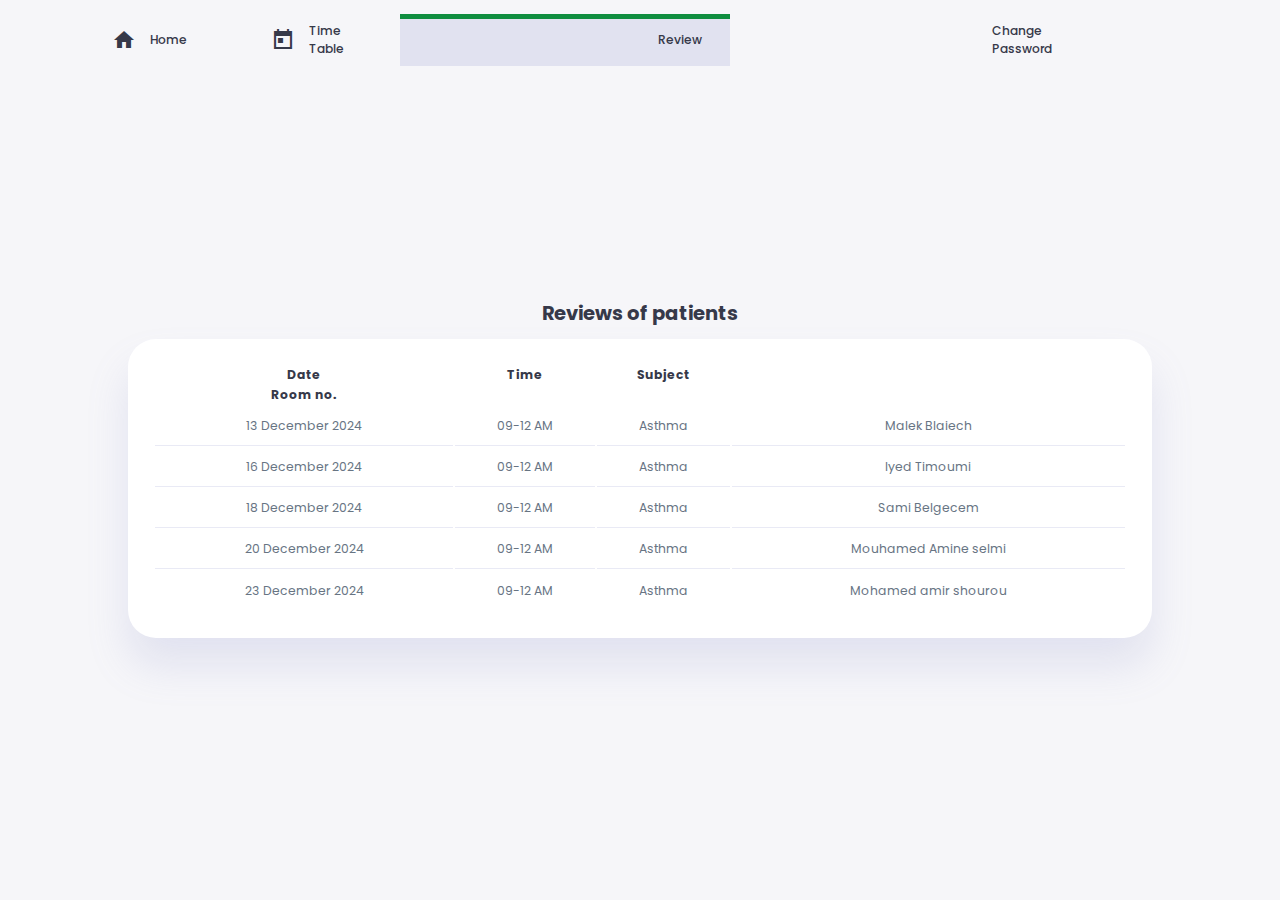
<file: health/exam.html>
<!DOCTYPE html>
<html lang="en">
<head>
    <meta charset="UTF-8">
    <meta http-equiv="X-UA-Compatible" content="IE=edge">
    <meta name="viewport" content="width=device-width, initial-scale=1.0">
    <title>Student Dashboard</title>
    <link href="https://fonts.googleapis.com/icon?family=Material+Icons+Sharp" rel="stylesheet">
    <link rel="shortcut icon" href="./images/logo.png">
    <link rel="stylesheet" href="style.css">

    <style>
        body { overflow: hidden; }
        header { 
            position: relative; 
            display: flex; 
            align-items: center; 
            justify-content: space-between; 
            padding: 1rem; 
        }
        .logo img {
            height: 50px;
        }
        .exam {
            display: flex;
            align-items: center;
            justify-content: center;
            flex-direction: column;
            height: 80vh;
            width: 80%;
            margin: auto;
        }
    </style>
</head>
<body>
    <header>
        <div class="images">
            <img src="pha.png" alt="Logo">
        </div>
        <div class="navbar">
            <a href="index.html">
                <span class="material-icons-sharp">home</span>
                <h3>Home</h3>
            </a>
            <a href="timetable.html" onclick="timeTableAll()">
                <span class="material-icons-sharp">today</span>
                <h3>Time Table</h3>
            </a> 
            <a href="exam.html" class="active">
                <span class="material-icons-sharp">grid_view</span>
                <h3>Review</h3>
            </a>
            <a href="password.html">
                <span class="material-icons-sharp">password</span>
                <h3>Change Password</h3>
            </a>
            <a href="#">
                <span class="material-icons-sharp">logout</span>
                <h3>Logout</h3>
            </a>
        </div>
        <div id="profile-btn" style="display: none;">
            <span class="material-icons-sharp">person</span>
        </div>
        <div class="theme-toggler">
            <span class="material-icons-sharp active">light_mode</span>
            <span class="material-icons-sharp">dark_mode</span>
        </div>
    </header>

    <main>
        <div class="exam timetable">
            <h2>Reviews of patients</h2>
            <table>
                <thead>
                    <tr>
                        <th>Date</th>
                        <th>Time</th>
                        <th>Subject</th>
                    </tr>

                        <th>Room no.</th>
                    </tr>
                </thead>
                <tbody>
                    <tr>
                        <td>13 December 2024</td>
                        <td>09-12 AM</td>
                        <td>Asthma</td>
                        <td>Malek Blaiech</td>
                    </tr>
                    <tr>
                        <td>16 December 2024</td>
                        <td>09-12 AM</td>
                        <td>Asthma</td>
                        <td>Iyed Timoumi</td>
                    </tr>
                    <tr>
                        <td>18 December 2024</td>
                        <td>09-12 AM</td>
                        <td>Asthma</td>
                        <td>Sami Belgecem</td>
                    </tr>
                    <tr>
                        <td>20 December 2024</td>
                        <td>09-12 AM</td>
                        <td>Asthma</td>
                        <td>Mouhamed Amine selmi</td>
                    </tr>
                    <tr>
                        <td>23 December 2024</td>
                        <td>09-12 AM</td>
                        <td>Asthma</td>
                        <td>Mohamed amir shourou</td>
                    </tr>
                </tbody>
            </table>
        </div>
    </main>
</body>

<script src="app.js"></script>
</html>
</file>
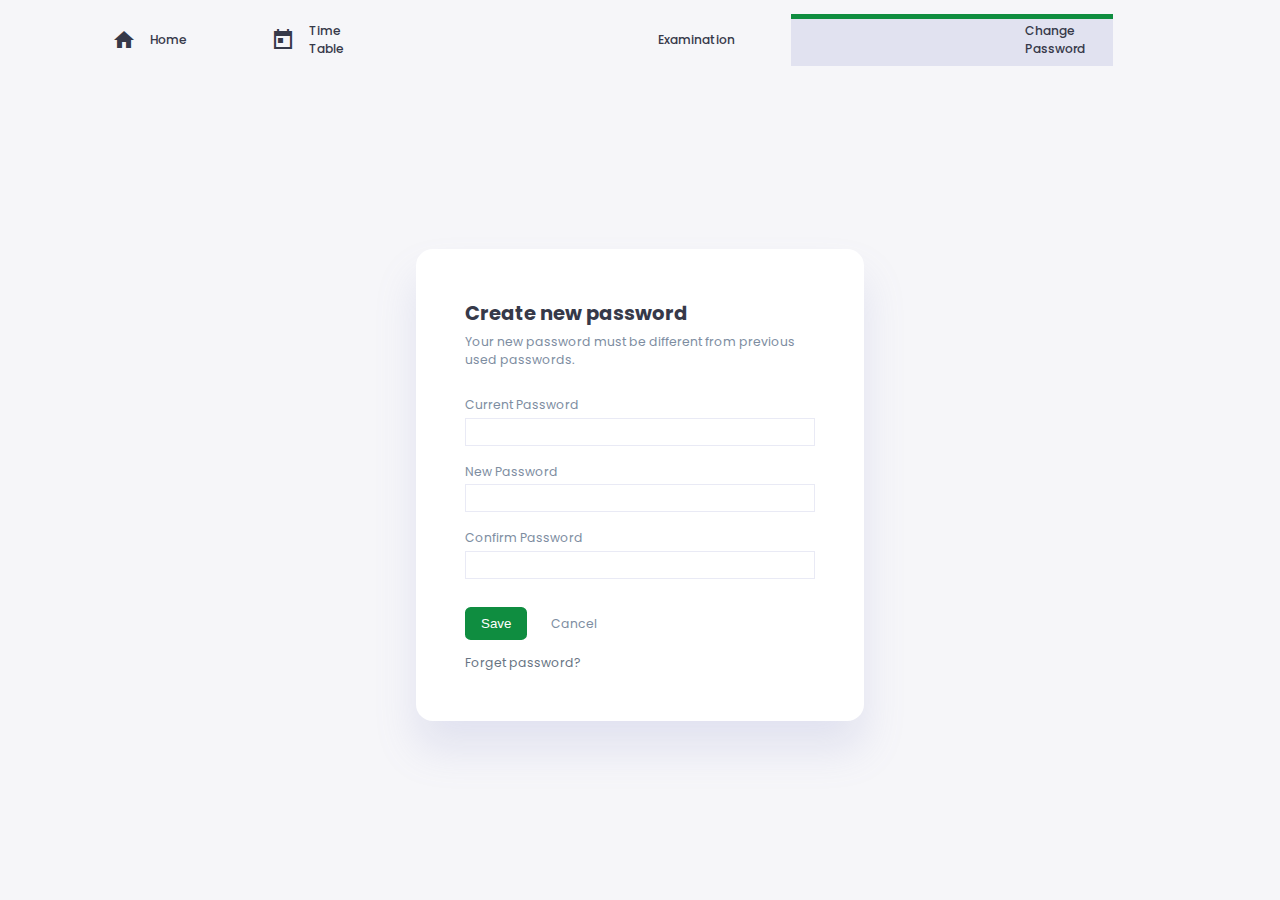
<file: health/password.html>
<!DOCTYPE html>
<html lang="en">
<head>
    <meta charset="UTF-8">
    <meta http-equiv="X-UA-Compatible" content="IE=edge">
    <meta name="viewport" content="width=device-width, initial-scale=1.0">
    <title>Student Dashboard</title>
    <link href="https://fonts.googleapis.com/icon?family=Material+Icons+Sharp" rel="stylesheet">
    <link rel="shortcut icon" href="./images/logo.png">
    <link rel="stylesheet" href="style.css">

    <style>
        header {
            position: relative;
            display: flex;
            align-items: center;
            justify-content: space-between;
            padding: 1rem;
        }
        .logo img {
            height: 50px; /* Adjust the height as needed */
        }
        .change-password-container {
            display: flex;
            align-items: center;
            justify-content: center;
            width: 100%;
            height: 90vh;
        }
        .change-password-container form {
            display: flex;
            flex-direction: column;
            justify-content: center;
            border-radius: var(--border-radius-2);
            padding: 3.5rem;
            background-color: var(--color-white);
            box-shadow: var(--box-shadow);
            width: 95%;
            max-width: 32rem;
        }
        .change-password-container form:hover { 
            box-shadow: none; 
        }
        .change-password-container form input[type=password] {
            border: none;
            outline: none;
            border: 1px solid var(--color-light);
            background: transparent;
            height: 2rem;
            width: 100%;
            padding: 0 .5rem;
        }
        .change-password-container form .box {
            padding: .5rem 0;
        }
        .change-password-container form .box p {
            line-height: 2;
        }
        .change-password-container form h2 + p {
            margin: .4rem 0 1.2rem 0;
        } 
        .btn {
            background: none;
            border: none;
            border: 2px solid var(--color-primary) !important;
            border-radius: var(--border-radius-1);
            padding: .5rem 1rem;
            color: var(--color-white);
            background-color: var(--color-primary);
            cursor: pointer;
            margin: 1rem 1.5rem 1rem 0;
            margin-top: 1.5rem;
        }
        .btn:hover {
            color: var(--color-primary);
            background-color: transparent;
        }
    </style>
</head>
<body>
    <header>
        <div class="images">
            <img src="pha.png" alt="Logo">
        </div>
        <div class="navbar">
            <a href="index.html">
                <span class="material-icons-sharp">home</span>
                <h3>Home</h3>
            </a>
            <a href="timetable.html" onclick="timeTableAll()">
                <span class="material-icons-sharp">today</span>
                <h3>Time Table</h3>
            </a> 
            <a href="exam.html">
                <span class="material-icons-sharp">grid_view</span>
                <h3>Examination</h3>
            </a>
            <a href="password.html" class="active">
                <span class="material-icons-sharp">password</span>
                <h3>Change Password</h3>
            </a>
            <a href="#">
                <span class="material-icons-sharp">logout</span>
                <h3>Logout</h3>
            </a>
        </div>
        <div id="profile-btn" style="display: none;">
            <span class="material-icons-sharp">person</span>
        </div>
        <div class="theme-toggler">
            <span class="material-icons-sharp active">light_mode</span>
            <span class="material-icons-sharp">dark_mode</span>
        </div>
    </header>

    <div class="change-password-container">
        <form action="">
            <h2>Create new password</h2>
            <p class="text-muted">Your new password must be different from previous used passwords.</p>
            <div class="box">
                <p class="text-muted">Current Password</p>
                <input type="password" id="currentpass">
            </div>
            <div class="box">
                <p class="text-muted">New Password</p>
                <input type="password" id="newpass">
            </div>
            <div class="box">
                <p class="text-muted">Confirm Password</p>
                <input type="password" id="confirmpass">
            </div>
            <div class="button">
                <input type="submit" value="Save" class="btn">
                <a href="index.html" class="text-muted">Cancel</a>
            </div>
            <a href="#"><p>Forget password?</p></a>
        </form>    
    </div>

</body>
<script src="app.js"></script>
</html>
</file>
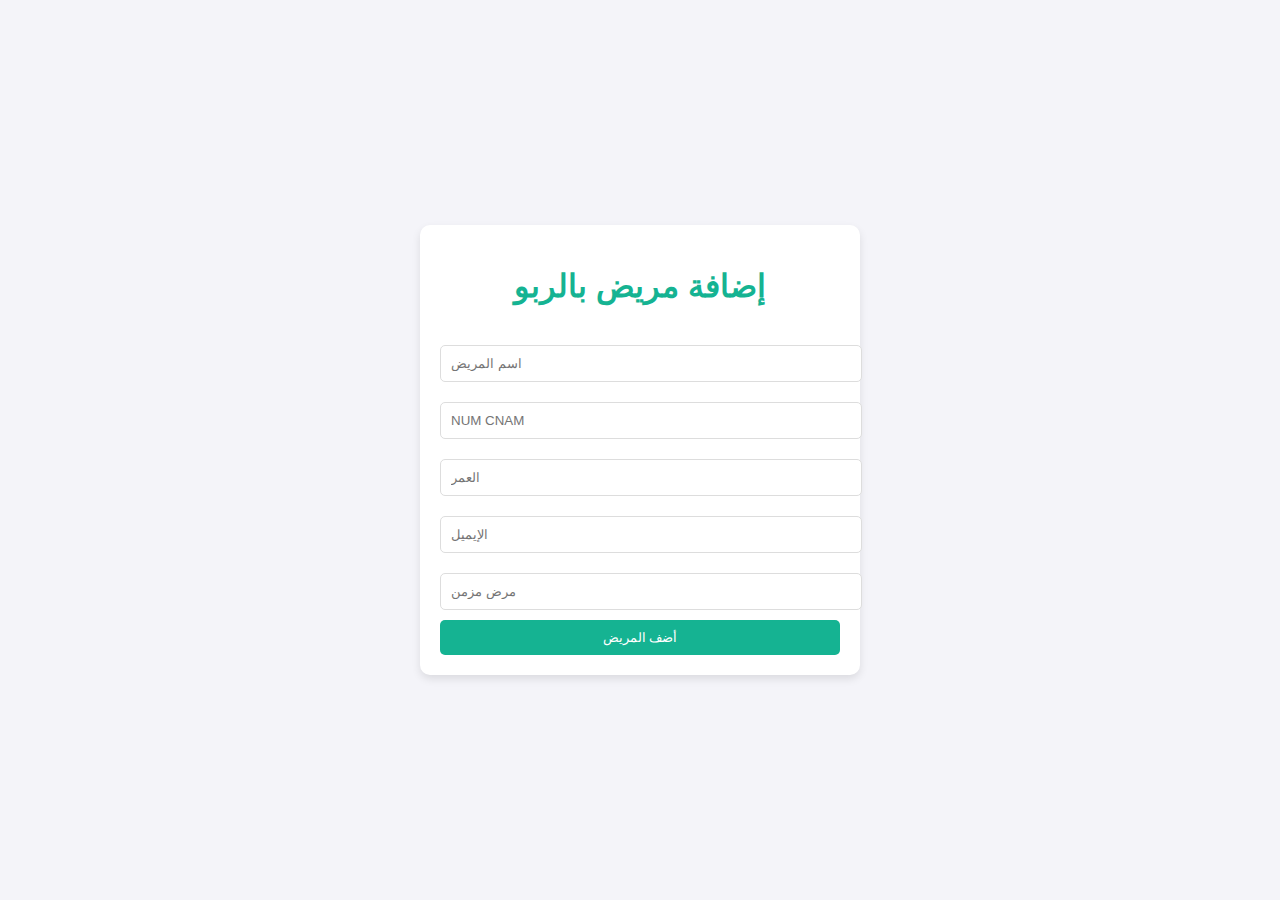
<file: health/patient.html>
<!DOCTYPE html>
<html lang="ar">
<head>
    <meta charset="UTF-8">
    <meta name="viewport" content="width=device-width, initial-scale=1.0">
    <meta http-equiv="X-UA-Compatible" content="ie=edge">
    <title>إضافة مرضى الربو</title>
    <style>
        body {
            font-family: 'Arial', sans-serif;
            background-color: #f4f4f9;
            margin: 0;
            padding: 0;
            display: flex;
            justify-content: center;
            align-items: center;
            height: 100vh;
        }
        .container {
            background-color: #ffffff;
            border-radius: 10px;
            box-shadow: 0 4px 8px rgba(0,0,0,0.1);
            width: 400px;
            padding: 20px;
            text-align: center;
        }
        h1 {
            color: #15B392;
            margin-bottom: 30px;
        }
        input[type="text"], input[type="number"] {
            width: 100%;
            padding: 10px;
            margin: 10px 0;
            border: 1px solid #ddd;
            border-radius: 5px;
        }
        button {
            background-color: #15B392;
            color: white;
            padding: 10px;
            width: 100%;
            border: none;
            border-radius: 5px;
            cursor: pointer;
            transition: background-color 0.3s;
        }
        button:hover {
            background-color: #13A17D;
        }
        .checkmark {
            display: none;
            font-size: 30px;
            color: green;
            margin-top: 10px;
            animation: fadeIn 0.5s forwards;
        }
        @keyframes fadeIn {
            from {
                opacity: 0;
            }
            to {
                opacity: 1;
            }
        }
        .quiz-button {
            display: none;
            opacity: 0;
            transition: opacity 0.5s;
            margin-top: 20px;
        }
    </style>
</head>
<body>

    <div class="container">
        <h1>إضافة مريض بالربو</h1>
        <input type="text" id="patientName" placeholder="اسم المريض" required>
        <input type="text" id="patientName" placeholder="NUM CNAM" required>
        <input type="number" id="patientAge" placeholder="العمر" required>
        <input type="text" id="patientEmail" placeholder="الإيميل" required>
        <input type="text" id="patientName" placeholder="مرض مزمن" required>
        <button onclick="addPatient()">أضف المريض</button>
        
        <div id="checkmark" class="checkmark">✔</div>
        <p id="successMessage" style="color: green; display: none;">تمت الإضافة بنجاح!</p>
        
        <a id="quizButton" href="quiz.html" class="quiz-button">القيام بالاختبار</a>
    </div>

    <script>
        function addPatient() {
            var name = document.getElementById('patientName').value;
            var age = document.getElementById('patientAge').value;
            var email = document.getElementById('patientEmail').value;
           
            if (name && age && email) {
                document.getElementById('successMessage').style.display = "block";
                
                // Show checkmark animation
                const checkmark = document.getElementById('checkmark');
                checkmark.style.display = "block"; // Show checkmark
                setTimeout(() => {
                    checkmark.style.display = "none"; // Hide after 1 second

                    // Show quiz button after checkmark
                    const quizButton = document.getElementById('quizButton');
                    quizButton.style.display = "inline"; // Make it inline to apply margin
                    setTimeout(() => {
                        quizButton.style.opacity = 1; // Fade in
                    }, 10); // Short delay for transition effect
                }, 1000);
            } else {
                alert("يرجى إدخال جميع البيانات");
            }
        }
    </script>

</body>
</html>
</file>
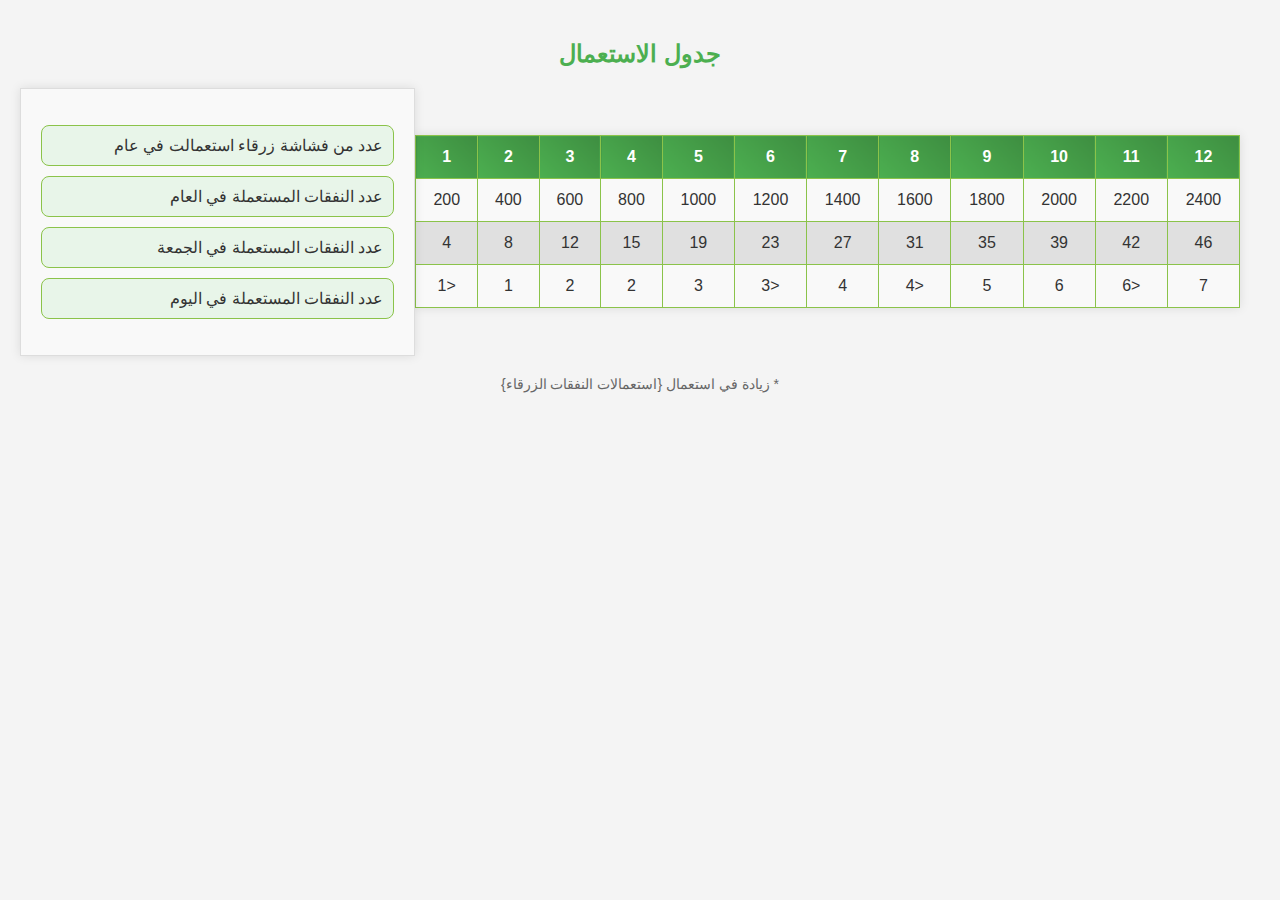
<file: health/ques.html>
<!DOCTYPE html>
<html lang="ar" dir="rtl">
<head>
    <meta charset="UTF-8">
    <meta name="viewport" content="width=device-width, initial-scale=1.0">
    <title>جدول الاستعمال</title>
    <style>
        body {
            font-family: 'Arial', sans-serif;
            background-color: #f4f4f4;
            margin: 0;
            padding: 20px;
        }

        h2 {
            text-align: center;
            color: #4CAF50;
        }

        .container {
            display: flex;
            justify-content: center;
            align-items: center;
        }

        .table-container {
            width: 70%;
            border-collapse: collapse;
            background-color: #fff;
            box-shadow: 0px 0px 10px rgba(0, 0, 0, 0.1);
            margin-right: 20px;
        }

        table {
            width: 100%;
            border-collapse: collapse;
        }

        th, td {
            border: 1px solid #ddd;
            padding: 12px;
            text-align: center;
        }

        th {
            background-color: #4CAF50;
            color: white;
        }

        td {
            background-color: #f9f9f9;
            color: #333;
        }

        tr:nth-child(even) td {
            background-color: #e0e0e0;
        }

        tr:hover td {
            background-color: #d3ffd3;
        }

        /* Green gradient for headers */
        th {
            background: linear-gradient(45deg, #4CAF50, #3e8e41);
            color: white;
            font-size: 16px;
        }

        /* Smooth green color for table borders */
        table, th, td {
            border-color: #8bc34a;
        }

        /* Right-side description box */
        .description-box {
            width: 30%;
            background-color: #f9f9f9;
            padding: 20px;
            border: 1px solid #ddd;
            box-shadow: 0px 0px 10px rgba(0, 0, 0, 0.1);
        }

        .description-box ul {
            list-style-type: none;
            padding: 0;
        }

        .description-box li {
            background-color: #e8f5e9;
            margin: 10px 0;
            padding: 10px;
            border-radius: 8px;
            border: 1px solid #8bc34a;
            color: #333;
        }

        /* Responsive table for smaller screens */
        @media screen and (max-width: 768px) {
            .container {
                flex-direction: column;
                align-items: stretch;
            }

            .table-container, .description-box {
                width: 100%;
                margin-right: 0;
            }
        }

        /* Adding spacing around the paragraph */
        p {
            text-align: center;
            margin-top: 20px;
            font-size: 14px;
            color: #666;
        }
    </style>
</head>
<body>

<h2>جدول الاستعمال</h2>

<div class="container">
    <!-- Table Section -->
    <div class="table-container">
        <table>
            <thead>
                <tr>
                    <th>12</th>
                    <th>11</th>
                    <th>10</th>
                    <th>9</th>
                    <th>8</th>
                    <th>7</th>
                    <th>6</th>
                    <th>5</th>
                    <th>4</th>
                    <th>3</th>
                    <th>2</th>
                    <th>1</th>
                </tr>
            </thead>
            <tbody>
                <tr>
                    <td>2400</td>
                    <td>2200</td>
                    <td>2000</td>
                    <td>1800</td>
                    <td>1600</td>
                    <td>1400</td>
                    <td>1200</td>
                    <td>1000</td>
                    <td>800</td>
                    <td>600</td>
                    <td>400</td>
                    <td>200</td>
                </tr>
                <tr>
                    <td>46</td>
                    <td>42</td>
                    <td>39</td>
                    <td>35</td>
                    <td>31</td>
                    <td>27</td>
                    <td>23</td>
                    <td>19</td>
                    <td>15</td>
                    <td>12</td>
                    <td>8</td>
                    <td>4</td>
                </tr>
                <tr>
                    <td>7</td>
                    <td>&lt;6</td>
                    <td>6</td>
                    <td>5</td>
                    <td>&lt;4</td>
                    <td>4</td>
                    <td>&lt;3</td>
                    <td>3</td>
                    <td>2</td>
                    <td>2</td>
                    <td>1</td>
                    <td>&lt;1</td>
                </tr>
            </tbody>
        </table>
    </div>

    <!-- Right Section Description -->
    <div class="description-box">
        <ul>
            <li>عدد من فشاشة زرقاء استعمالت في عام</li>
            <li>عدد النفقات المستعملة في العام</li>
            <li>عدد النفقات المستعملة في الجمعة</li>
            <li>عدد النفقات المستعملة في اليوم</li>
        </ul>
    </div>
</div>

<p>* زيادة في استعمال {استعمالات النفقات الزرقاء}</p>

</body>
</html>
</file>
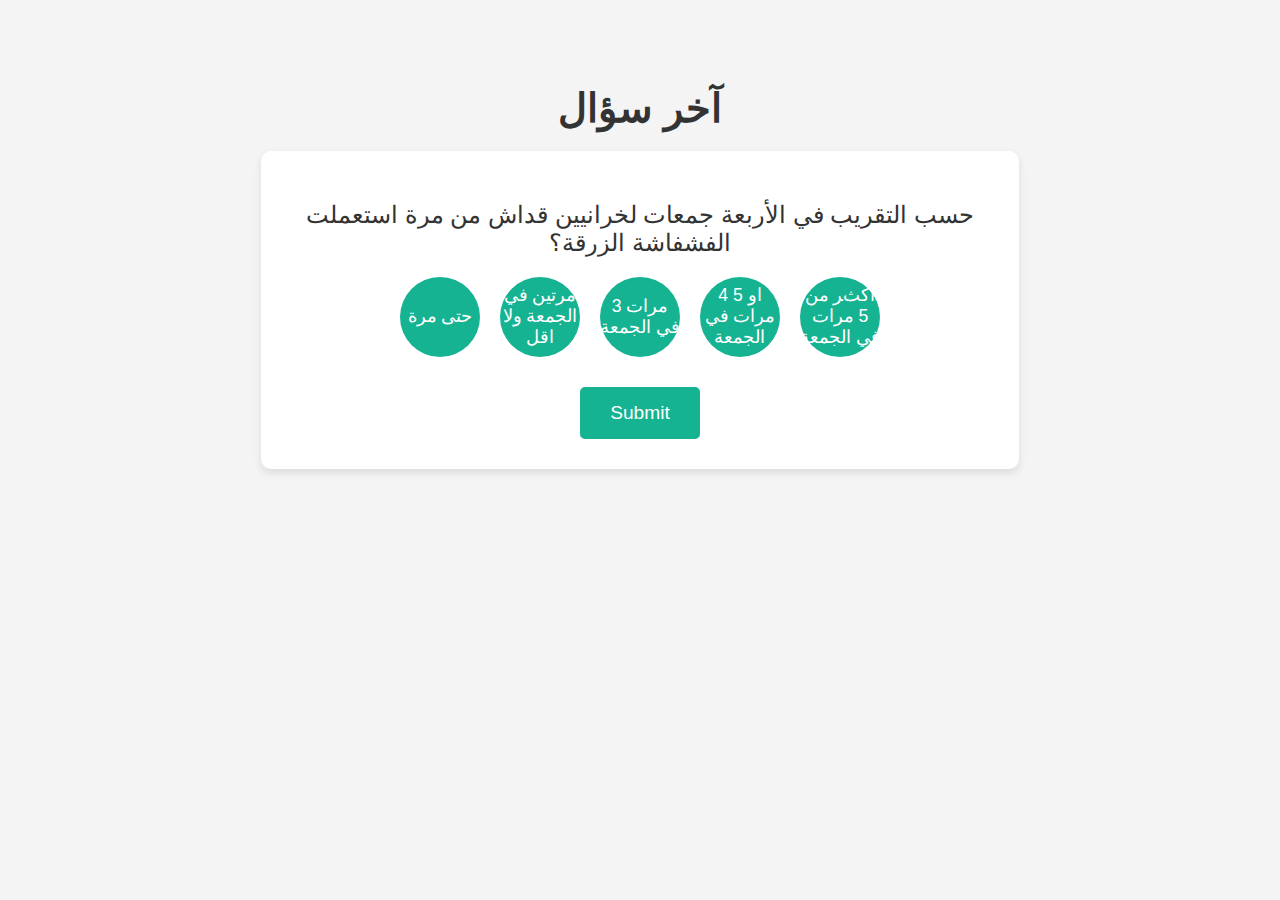
<file: health/question.html>
<!DOCTYPE html>
<html lang="ar">
<head>
    <meta charset="UTF-8">
    <meta name="viewport" content="width=device-width, initial-scale=1.0">
    <title>Additional Question</title>
    <style>
        body {
            font-family: Arial, sans-serif;
            background-color: #f4f4f4;
            text-align: center;
            padding: 50px;
        }

        h1 {
            font-size: 2.5em;
            margin-bottom: 20px;
            color: #333;
        }

        .quiz-box {
            background-color: white;
            padding: 30px;
            border-radius: 10px;
            box-shadow: 0 4px 8px rgba(0, 0, 0, 0.1);
            width: 60%;
            margin: 0 auto;
        }

        .question {
            margin: 20px 0;
            font-size: 1.5em;
            color: #333;
        }

        .scale {
            display: flex;
            justify-content: center;
            gap: 20px;
            margin-bottom: 30px;
            flex-wrap: wrap;
        }

        .scale input[type="radio"] {
            display: none;
        }

        .scale label {
            width: 80px; /* Increased width for larger circles */
            height: 80px; /* Increased height for larger circles */
            border-radius: 50%;
            display: flex;
            justify-content: center;
            align-items: center;
            background-color: #15B392; /* Green background for unselected */
            color: white; /* White text */
            font-size: 1.1em; /* Increased font size for better readability */
            cursor: pointer;
            transition: background-color 0.3s ease;
        }

        .scale input[type="radio"]:checked + label {
            background-color: #0B7A5B; /* Darker green when selected */
        }

        .submit-btn {
            background-color: #15B392;
            color: white;
            border: none;
            padding: 15px 30px; /* Increased padding */
            font-size: 1.2em;
            cursor: pointer;
            border-radius: 5px;
            transition: background-color 0.3s ease;
        }

        .submit-btn:hover {
            background-color: #128e72;
        }
    </style>
</head>
<body>

    <h1>آخر سؤال</h1>

    <div class="quiz-box">
        <form id="additionalForm" action="results.html" method="POST">
            <div class="question">حسب التقریب في الأربعة جمعات لخرانیین قداش من مرة استعملت الفشفاشة الزرقة؟</div>

            <div class="scale">
                <input type="radio" id="opt1" name="q2" value="1" required>
                <label for="opt1">حتى مرة</label>

                <input type="radio" id="opt2" name="q2" value="2">
                <label for="opt2">مرتين في الجمعة ولا اقل</label>

                <input type="radio" id="opt3" name="q2" value="3">
                <label for="opt3">3 مرات في الجمعة</label>

                <input type="radio" id="opt4" name="q2" value="4">
                <label for="opt4">4 او 5 مرات في الجمعة</label>

                <input type="radio" id="opt5" name="q2" value="5">
                <label for="opt5">أكثﺮ من 5 مرات في الجمعة</label>
            </div>

            <button type="submit" class="submit-btn">Submit</button>
        </form>
    </div>

</body>
</html>
</file>
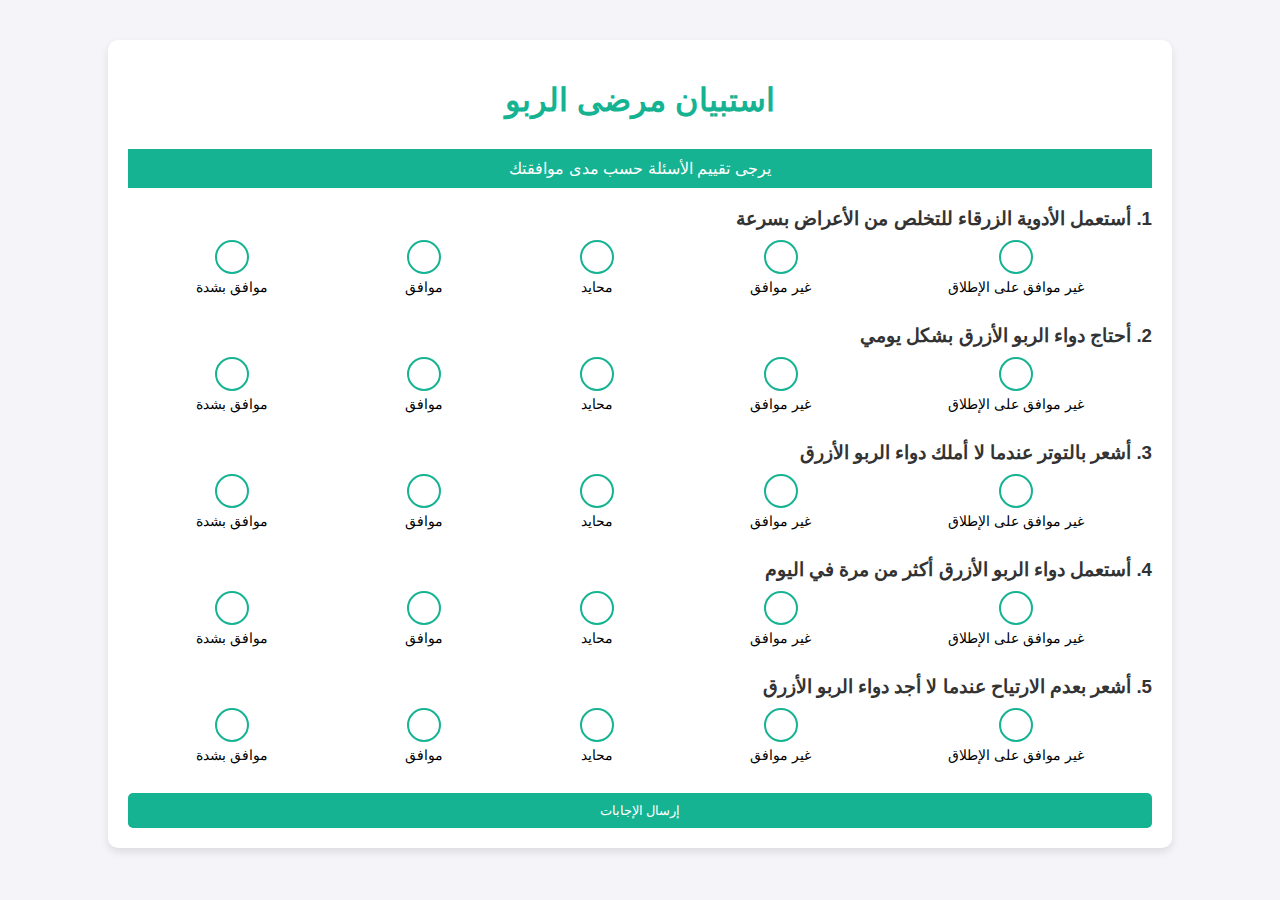
<file: health/quiz.html>
<!DOCTYPE html>
<html lang="ar">
<head>
    <meta charset="UTF-8">
    <meta name="viewport" content="width=device-width, initial-scale=1.0">
    <title>استبيان مرضى الربو</title>
    <style>
        body {
            font-family: 'Arial', sans-serif;
            background-color: #f4f4f9;
            margin: 0;
            padding: 0;
            direction: rtl; /* Ensuring the text is RTL for Arabic */
        }
        .container {
            background-color: #ffffff;
            border-radius: 10px;
            box-shadow: 0 4px 8px rgba(0, 0, 0, 0.1);
            width: 80%;
            margin: 40px auto;
            padding: 20px;
        }
        h1 {
            color: #15B392;
            text-align: center;
            margin-bottom: 30px;
        }
        .quiz {
            margin-top: 20px;
        }
        .quiz-question {
            margin-bottom: 30px;
        }
        .quiz-question h3 {
            margin-bottom: 10px;
            color: #333;
        }
        .scale {
            display: flex;
            justify-content: space-around;
            align-items: center;
            margin-bottom: 10px;
        }
        .scale label {
            display: flex;
            flex-direction: column;
            align-items: center;
            font-size: 14px;
        }
        input[type="radio"] {
            display: none;
        }
        .circle {
            border: 2px solid #15B392;
            border-radius: 50%;
            width: 30px;
            height: 30px;
            display: inline-block;
            margin-bottom: 5px;
        }
        input[type="radio"]:checked + .circle {
            background-color: #15B392;
        }
        .scale-title {
            background-color: #15B392;
            color: white;
            text-align: center;
            padding: 10px;
            margin-bottom: 20px;
        }
        .submit-btn {
            background-color: #15B392;
            color: white;
            padding: 10px;
            width: 100%;
            border: none;
            border-radius: 5px;
            cursor: pointer;
        }
        .submit-btn:hover {
            background-color: #13A17D;
        }
    </style>
</head>
<body>

<div class="container">
    <h1>استبيان مرضى الربو</h1>
    <div class="scale-title">يرجى تقييم الأسئلة حسب مدى موافقتك</div>

    <form id="quizForm" class="quiz" onsubmit="return calculateScore()">
        <div class="quiz-question">
            <h3>1. أستعمل الأدوية الزرقاء للتخلص من الأعراض بسرعة</h3>
            <div class="scale">
                <label>
                    <input type="radio" name="q1" value="1" required>
                    <span class="circle"></span>
                    غير موافق على الإطلاق
                </label>
                <label>
                    <input type="radio" name="q1" value="2">
                    <span class="circle"></span>
                    غير موافق
                </label>
                <label>
                    <input type="radio" name="q1" value="3">
                    <span class="circle"></span>
                    محايد
                </label>
                <label>
                    <input type="radio" name="q1" value="4">
                    <span class="circle"></span>
                    موافق
                </label>
                <label>
                    <input type="radio" name="q1" value="5">
                    <span class="circle"></span>
                    موافق بشدة
                </label>
            </div>
        </div>

        <div class="quiz-question">
            <h3>2. أحتاج دواء الربو الأزرق بشكل يومي</h3>
            <div class="scale">
                <label>
                    <input type="radio" name="q2" value="1">
                    <span class="circle"></span>
                    غير موافق على الإطلاق
                </label>
                <label>
                    <input type="radio" name="q2" value="2">
                    <span class="circle"></span>
                    غير موافق
                </label>
                <label>
                    <input type="radio" name="q2" value="3">
                    <span class="circle"></span>
                    محايد
                </label>
                <label>
                    <input type="radio" name="q2" value="4">
                    <span class="circle"></span>
                    موافق
                </label>
                <label>
                    <input type="radio" name="q2" value="5">
                    <span class="circle"></span>
                    موافق بشدة
                </label>
            </div>
        </div>

        <div class="quiz-question">
            <h3>3. أشعر بالتوتر عندما لا أملك دواء الربو الأزرق</h3>
            <div class="scale">
                <label>
                    <input type="radio" name="q3" value="1">
                    <span class="circle"></span>
                    غير موافق على الإطلاق
                </label>
                <label>
                    <input type="radio" name="q3" value="2">
                    <span class="circle"></span>
                    غير موافق
                </label>
                <label>
                    <input type="radio" name="q3" value="3">
                    <span class="circle"></span>
                    محايد
                </label>
                <label>
                    <input type="radio" name="q3" value="4">
                    <span class="circle"></span>
                    موافق
                </label>
                <label>
                    <input type="radio" name="q3" value="5">
                    <span class="circle"></span>
                    موافق بشدة
                </label>
            </div>
        </div>

        <div class="quiz-question">
            <h3>4. أستعمل دواء الربو الأزرق أكثر من مرة في اليوم</h3>
            <div class="scale">
                <label>
                    <input type="radio" name="q4" value="1">
                    <span class="circle"></span>
                    غير موافق على الإطلاق
                </label>
                <label>
                    <input type="radio" name="q4" value="2">
                    <span class="circle"></span>
                    غير موافق
                </label>
                <label>
                    <input type="radio" name="q4" value="3">
                    <span class="circle"></span>
                    محايد
                </label>
                <label>
                    <input type="radio" name="q4" value="4">
                    <span class="circle"></span>
                    موافق
                </label>
                <label>
                    <input type="radio" name="q4" value="5">
                    <span class="circle"></span>
                    موافق بشدة
                </label>
            </div>
        </div>

        <div class="quiz-question">
            <h3>5. أشعر بعدم الارتياح عندما لا أجد دواء الربو الأزرق</h3>
            <div class="scale">
                <label>
                    <input type="radio" name="q5" value="1">
                    <span class="circle"></span>
                    غير موافق على الإطلاق
                </label>
                <label>
                    <input type="radio" name="q5" value="2">
                    <span class="circle"></span>
                    غير موافق
                </label>
                <label>
                    <input type="radio" name="q5" value="3">
                    <span class="circle"></span>
                    محايد
                </label>
                <label>
                    <input type="radio" name="q5" value="4">
                    <span class="circle"></span>
                    موافق
                </label>
                <label>
                    <input type="radio" name="q5" value="5">
                    <span class="circle"></span>
                    موافق بشدة
                </label>
            </div>
        </div>

        <button type="submit" class="submit-btn">إرسال الإجابات</button>
    </form>
</div>

<script>
    function calculateScore() {
        const form = document.getElementById('quizForm');
        let score = 0;

        // Calculate the score
        for (let i = 1; i <= 5; i++) {
            const q = form[`q${i}`];
            for (let j = 0; j < q.length; j++) {
                if (q[j].checked) {
                    score += parseInt(q[j].value);
                    console.log(q[j].value)
                    break;
                }
            }
        }

        // Redirect to result.html with the score
        window.location.href = `عرض النتائج.html?score=${score}`;
        return false; // Prevent form submission
    }
</script>

</body>
</html>
</file>
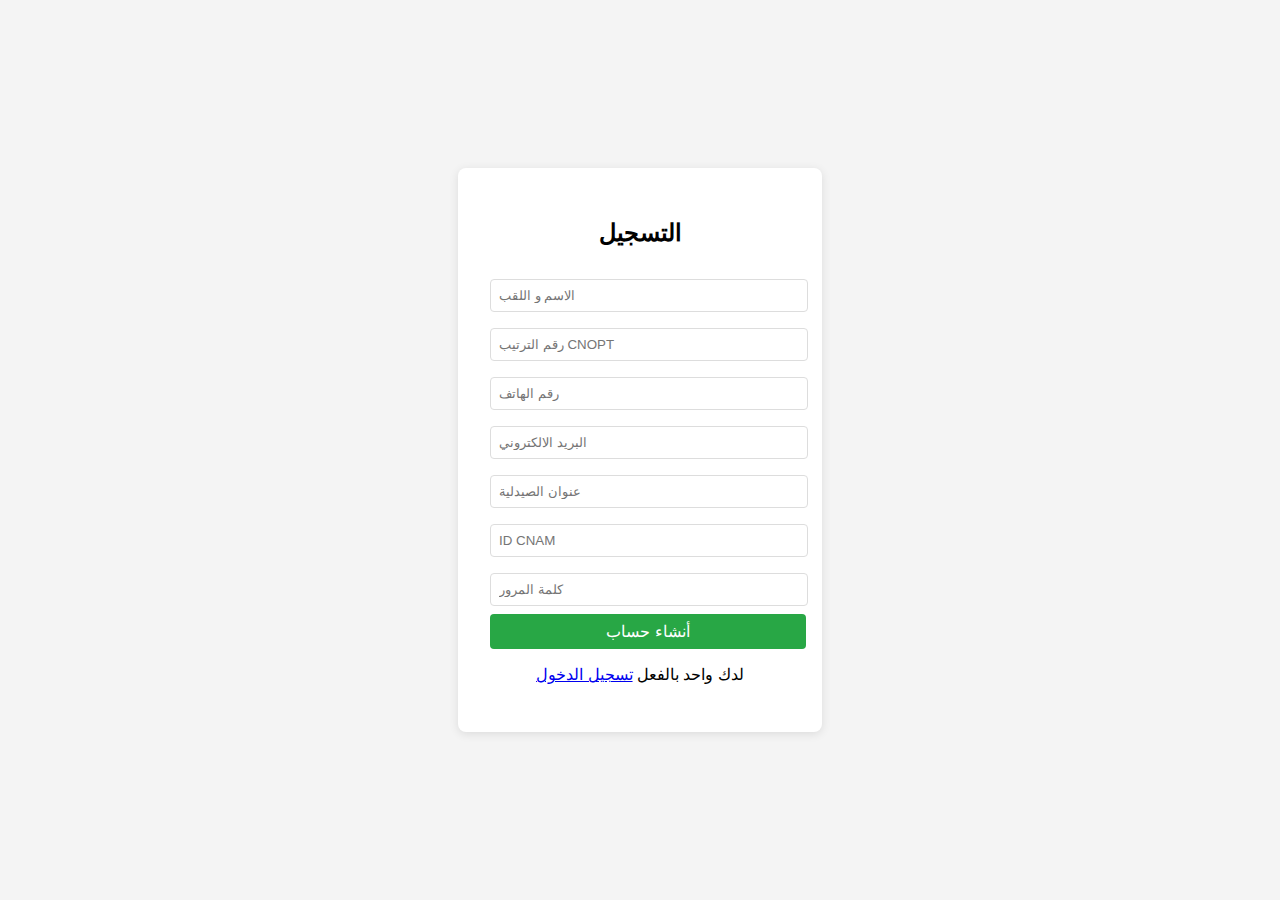
<file: health/sign up.html>
<!DOCTYPE html>
<html lang="en">
<head>
    <meta charset="UTF-8">
    <meta name="viewport" content="width=device-width, initial-scale=1.0">
    <title>Sign Up</title>
    <style>
        body {
            font-family: Arial, sans-serif;
            background-color: #f4f4f4;
            display: flex;
            justify-content: center;
            align-items: center;
            height: 100vh;
            margin: 0;
        }
        .container {
            background: white;
            padding: 2rem;
            border-radius: 8px;
            box-shadow: 0 2px 10px rgba(0, 0, 0, 0.1);
            width: 300px;
        }
        h2 {
            text-align: center;
            margin-bottom: 1.5rem;
        }
        input[type="text"], input[type="email"], input[type="password"], input[type="tel"] {
            width: 100%;
            padding: 0.5rem;
            margin: 0.5rem 0;
            border: 1px solid #ddd;
            border-radius: 4px;
        }
        .signup-button {
            width: 100%;
            padding: 0.5rem;
            background-color: #28a745;
            color: white;
            border: none;
            border-radius: 4px;
            cursor: pointer;
            font-size: 1rem;
            text-align: center;
            text-decoration: none;
            display: inline-block;
        }
        .signup-button:hover {
            background-color: #218838;
        }
        .footer {
            text-align: center;
            margin-top: 1rem;
        }
    </style>
</head>
<body>
    <div class="container">
        <h2>التسجيل</h2>
        <form>
            <input type="text" placeholder="الاسم و اللقب" required>
            <input type="text" placeholder="رقم الترتيب CNOPT" required>
            <input type="text" placeholder="رقم الهاتف" required>
            <input type="email" placeholder="البريد الالكتروني " required>
            <input type="tel" placeholder="عنوان الصيدلية" required>
            <input type="password" placeholder="ID CNAM" required>
            <input type="password" placeholder="كلمة المرور" required>
            <a href="أنشاء حساب.html" class="signup-button">أنشاء حساب</a>
        </form>
        <div class="footer">
            <p>لدك واحد بالفعل <a href="تسجيل الدخول">تسجيل الدخول</a></p>
        </div>
    </div>
</body>
</html
</file>
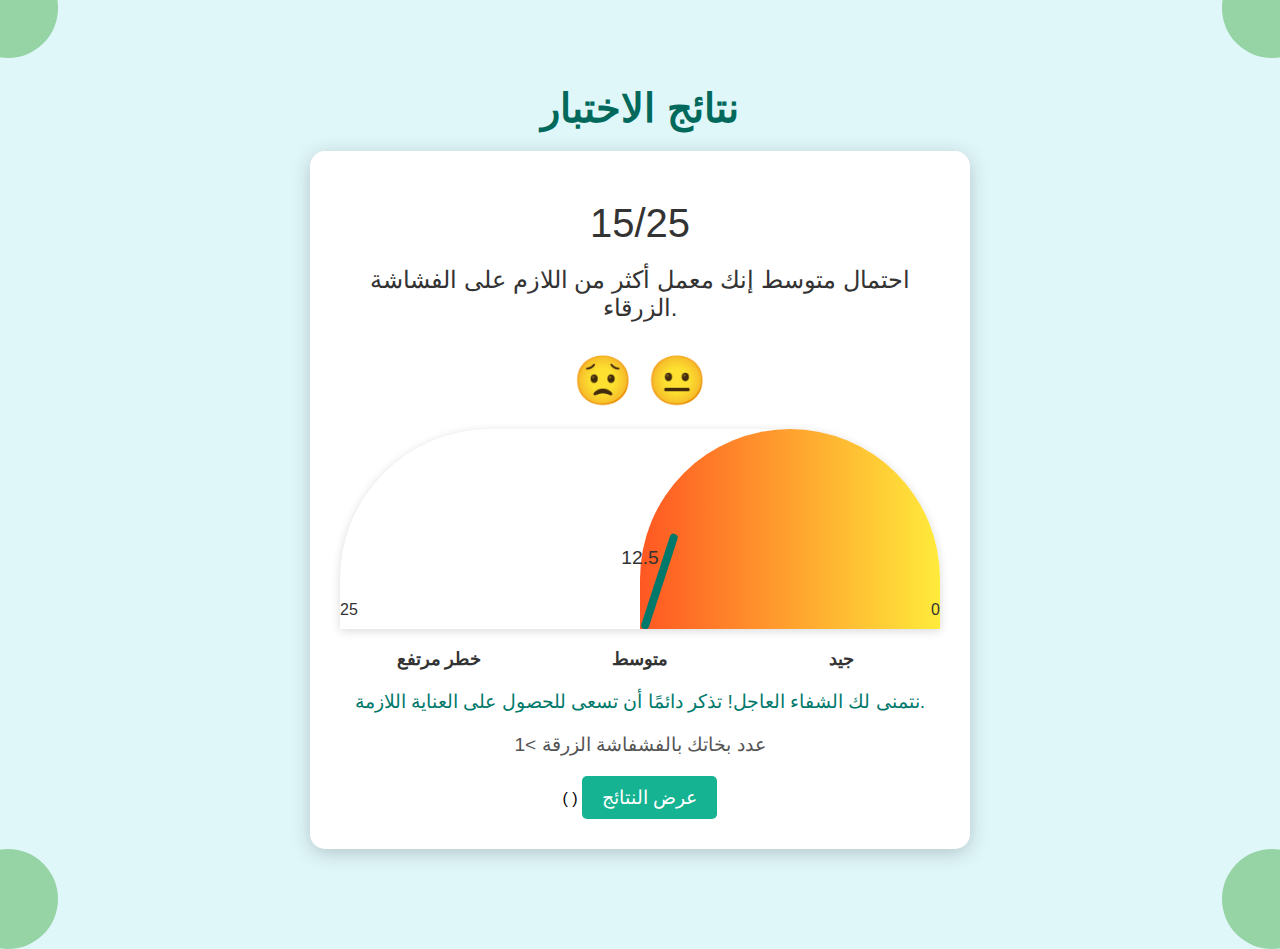
<file: health/submit.html>
<!DOCTYPE html>
<html lang="ar">
<head>
    <meta charset="UTF-8">
    <meta name="viewport" content="width=device-width, initial-scale=1.0">
    <title>نتائج الاختبار</title>
    <style>
        body {
            font-family: Arial, sans-serif;
            background-color: #e0f7fa; /* Light cyan background */
            text-align: center;
            padding: 50px;
            position: relative;
            overflow: hidden;
        }

        h1 {
            font-size: 2.5em;
            margin-bottom: 20px;
            color: #00695c; /* Dark teal */
        }

        .result-box {
            background-color: white;
            padding: 30px;
            border-radius: 15px;
            box-shadow: 0 4px 20px rgba(0, 0, 0, 0.2);
            width: 80%;
            max-width: 600px;
            margin: 0 auto;
            position: relative;
            z-index: 2;
        }

        .gauge {
            position: relative;
            width: 100%;
            height: 200px; /* Taller gauge */
            margin: 20px auto;
            background-color: #ffffff;
            border-radius: 150px 150px 0 0;
            overflow: hidden;
            box-shadow: 0 2px 10px rgba(0, 0, 0, 0.15);
        }

        .gauge::before {
            content: '';
            position: absolute;
            width: 100%;
            height: 100%;
            background: linear-gradient(to right, #ff5722, #ffeb3b, #4caf50);
            border-radius: 150px 150px 0 0;
            transform-origin: bottom;
            animation: fill-animation 1s forwards;
        }

        @keyframes fill-animation {
            0% { transform: rotate(-90deg); }
            100% { transform: rotate(calc(180deg * var(--gauge-percentage))); }
        }

        .arrow {
            position: absolute;
            bottom: 0;
            left: 50%;
            width: 8px;
            height: 100px; /* Taller arrow */
            background-color: #00796b; /* Teal */
            transform-origin: bottom;
            transition: transform 0.5s ease;
            border-radius: 5px;
        }

        .score {
            font-size: 2.5em;
            margin: 20px 0;
            color: #333;
        }

        .feedback {
            font-size: 1.5em;
            color: #333;
            margin-bottom: 30px;
        }

        .emoji {
            font-size: 3em;
        }

        .scale-description {
            display: flex;
            justify-content: space-between;
            font-size: 1.1em;
            margin-top: 10px;
            color: #333;
        }

        .scale-description span {
            width: 33%;
            font-weight: bold;
        }

        .message {
            font-size: 1.2em;
            margin-top: 20px;
            color: #00796b;
        }

        .gauge-numbers {
            position: absolute;
            width: 100%;
            display: flex;
            justify-content: space-between;
            color: #333;
            bottom: 10px; /* Positioning at the bottom */
        }

        .gauge-numbers span:nth-child(1) {
            position: relative; /* For 25 */
            left: 0;
        }

        .gauge-numbers span:nth-child(3) {
            position: relative; /* For 0 */
            right: 0;
        }

        .gauge-number-center {
            position: absolute; /* For 12.5 */
            left: 50%;
            transform: translateX(-50%);
            bottom: 60px; /* Adjusted to position it under the emojis */
            font-size: 1.2em;
            color: #333;
        }

        .additional-info {
            font-size: 1.2em;
            color: #555;
            margin-top: 20px; /* Space above the text */
        }

        .link-button {
            display: inline-block;
            margin-top: 20px;
            padding: 10px 20px;
            background-color: #15B392;
            color: white;
            border-radius: 5px;
            text-decoration: none;
            font-size: 1.2em;
        }

        .link-button:hover {
            background-color: #13A17D;
        }

        /* Decorative corners */
        .corner {
            position: absolute;
            width: 100px;
            height: 100px;
            background: rgba(76, 175, 80, 0.5);
            border-radius: 50%;
            z-index: 1;
        }

        .corner.top-left { top: -50px; left: -50px; }
        .corner.top-right { top: -50px; right: -50px; }
        .corner.bottom-left { bottom: -50px; left: -50px; }
        .corner.bottom-right { bottom: -50px; right: -50px; }
    </style>
</head>
<body>

    <h1>نتائج الاختبار</h1>

    <div class="result-box">
        <div class="score">15/25</div>
        <div class="feedback">احتمال متوسط إنك معمل أكثر من اللازم على الفشاشة الزرقاء.</div>
        
        <div class="emoji">
            <!-- Emoji reactions based on score -->
            <span>😟</span>
            <span style="display: none;">😐</span>
            <span style="display: none;">😊</span>
        </div>

        <div class="gauge" style="--gauge-percentage: 0.6;">
            <div class="arrow" id="arrow"></div>
            <div class="gauge-numbers">
                <span>25</span>
                <span>0</span>
            </div>
            <div class="gauge-number-center">12.5</div> <!-- Center number positioned here -->
        </div>

        <div class="scale-description">
            <span>خطر مرتفع</span>
            <span>متوسط</span>
            <span>جيد</span>
        </div>

        <div class="message">نتمنى لك الشفاء العاجل! تذكر دائمًا أن تسعى للحصول على العناية اللازمة.</div>
        
        <div class="additional-info">عدد بخاتك بالفشفاشة الزرقة >1</div> <!-- Added info -->
        
       ( <!-- Link to عرض النتائج.html -->)
        <a href="عرض النتائج.html" class="link-button">عرض النتائج</a>
    </div>

    <!-- Decorative corners -->
    <div class="corner top-left"></div>
    <div class="corner top-right"></div>
    <div class="corner bottom-left"></div>
    <div class="corner bottom-right"></div>

    <script>
        // Set the score here
        const score = 15; // Change this to the actual score from the quiz
        const maxScore = 25; // Maximum score
        const arrow = document.getElementById('arrow');
        const emojiSpans = document.querySelectorAll('.emoji span');

        // Calculate the percentage for the gauge based on the score
        const percentage = score / maxScore; // Value between 0 and 1
        document.querySelector('.gauge').style.setProperty('--gauge-percentage', percentage);

        // Calculate the angle for the arrow based on the score
        const angle = (percentage * 180) - 90; // Scale from -90 to 90 degrees

        // Set the transform for the arrow
        arrow.style.transform = `rotate(${angle}deg)`;

        // Show the appropriate emoji based on the score
        if (score > 18) {
            emojiSpans[0].style.display = 'inline'; // 😟
        } else if (score > 11) {
            emojiSpans[1].style.display = 'inline'; // 😐
        } else {
            emojiSpans[2].style.display = 'inline'; // 😊
        }
    </script>

</body>
</html>
</file>
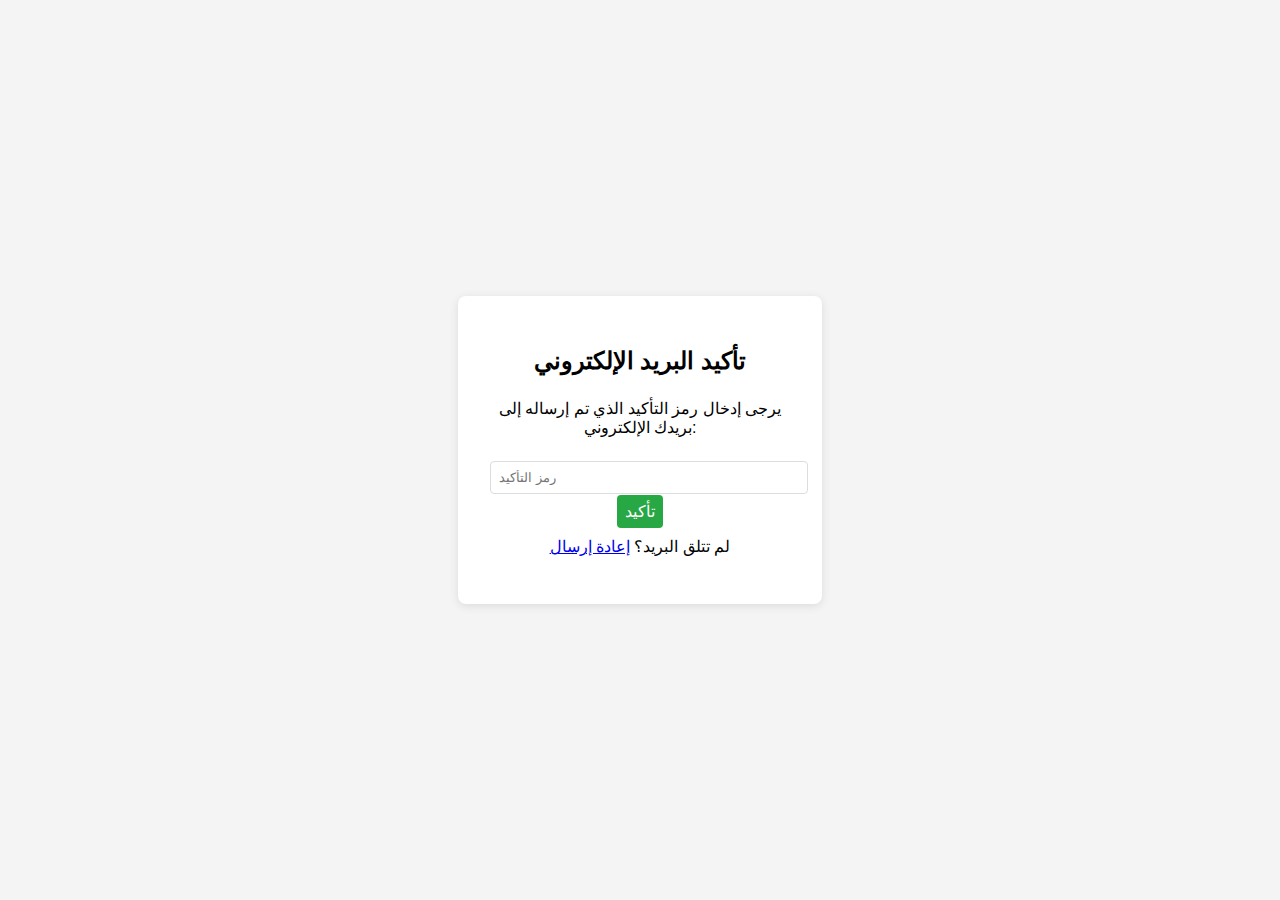
<file: health/أنشاء حساب.html>
<!DOCTYPE html>
<html lang="en">
<head>
    <meta charset="UTF-8">
    <meta name="viewport" content="width=device-width, initial-scale=1.0">
    <title>Email Confirmation</title>
    <style>
        body {
            font-family: Arial, sans-serif;
            background-color: #f4f4f4;
            display: flex;
            justify-content: center;
            align-items: center;
            height: 100vh;
            margin: 0;
        }
        .container {
            background: white;
            padding: 2rem;
            border-radius: 8px;
            box-shadow: 0 2px 10px rgba(0, 0, 0, 0.1);
            width: 300px;
            text-align: center;
        }
        h2 {
            margin-bottom: 1.5rem;
        }
        input[type="text"] {
            width: 100%;
            padding: 0.5rem;
            margin: 0.5rem 0;
            border: 1px solid #ddd;
            border-radius: 4px;
        }
        .confirm-button {
            width: 100%;
            padding: 0.5rem;
            background-color: #28a745;
            color: white;
            border: none;
            border-radius: 4px;
            cursor: pointer;
            font-size: 1rem;
            text-align: center;
            text-decoration: none;
        }
        .confirm-button:hover {
            background-color: #218838;
        }
        .footer {
            margin-top: 1rem;
        }
    </style>
</head>
<body>
    <div class="container">
        <h2>تأكيد البريد الإلكتروني</h2>
        <p>يرجى إدخال رمز التأكيد الذي تم إرساله إلى بريدك الإلكتروني:</p>
        <input type="text" placeholder="رمز التأكيد" required>
        <a href="index.html" class="confirm-button">تأكيد</a>
        <div class="footer">
            <p>لم تتلق البريد؟ <a href="#">إعادة إرسال</a></p>
        </div>
    </div>
</body>
</html>
</file>
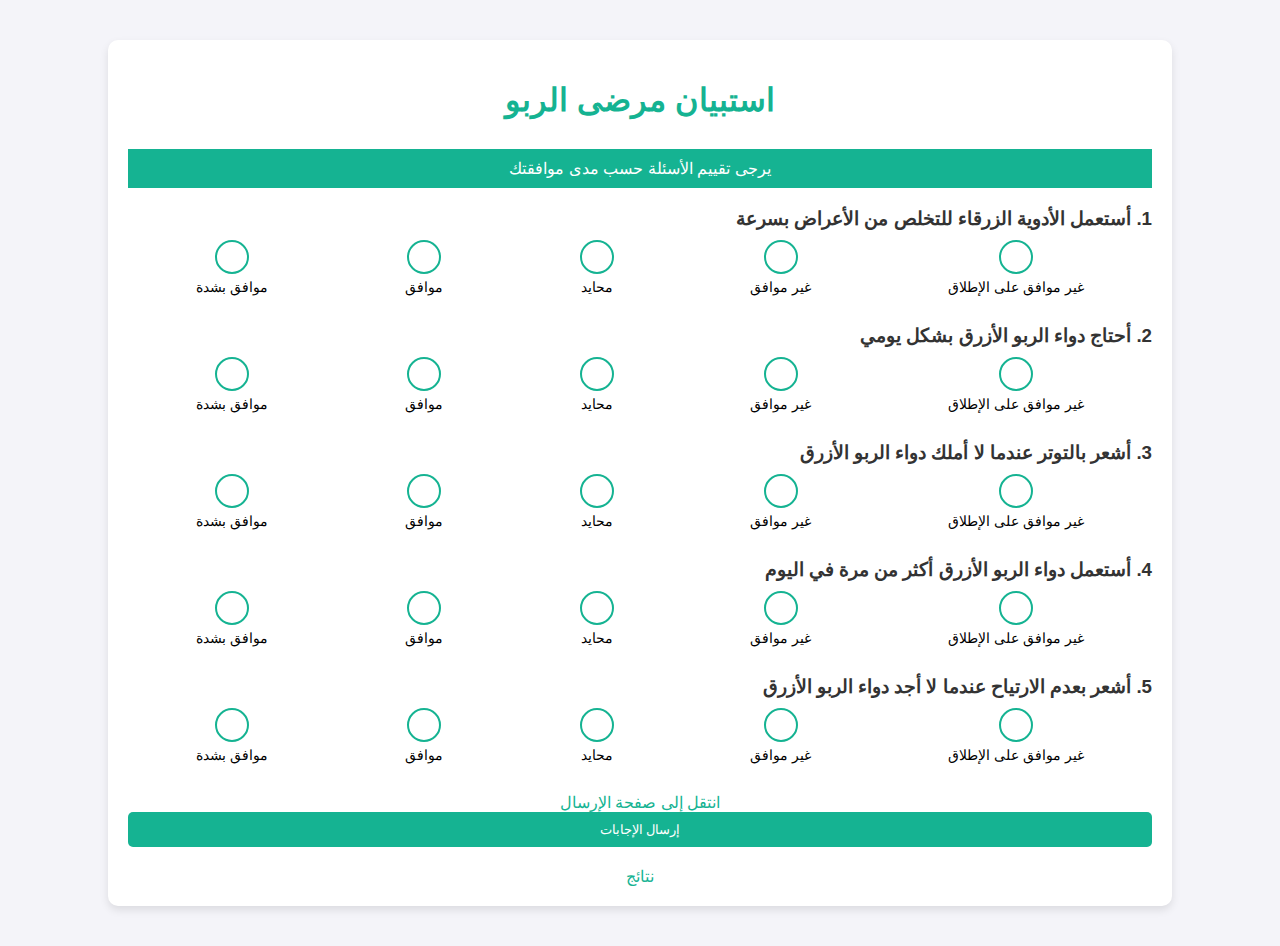
<file: health/إرسال الإجابات.html>
<!DOCTYPE html>
<html lang="ar">
<head>
    <meta charset="UTF-8">
    <meta name="viewport" content="width=device-width, initial-scale=1.0">
    <meta http-equiv="X-UA-Compatible" content="ie=edge">
    <title>استبيان مرضى الربو</title>
    <style>
        body {
            font-family: 'Arial', sans-serif;
            background-color: #f4f4f9;
            margin: 0;
            padding: 0;
            direction: rtl; /* Ensuring the text is RTL for Arabic */
        }
        .container {
            background-color: #ffffff;
            border-radius: 10px;
            box-shadow: 0 4px 8px rgba(0, 0, 0, 0.1);
            width: 80%;
            margin: 40px auto;
            padding: 20px;
        }
        h1 {
            color: #15B392;
            text-align: center;
            margin-bottom: 30px;
        }
        .quiz {
            margin-top: 20px;
        }
        .quiz-question {
            margin-bottom: 30px;
        }
        .quiz-question h3 {
            margin-bottom: 10px;
            color: #333;
        }
        .scale {
            display: flex;
            justify-content: space-around;
            align-items: center;
            margin-bottom: 10px;
        }
        .scale label {
            display: flex;
            flex-direction: column;
            align-items: center;
            font-size: 14px;
        }
        input[type="radio"] {
            display: none;
        }
        .circle {
            border: 2px solid #15B392;
            border-radius: 50%;
            width: 30px;
            height: 30px;
            display: inline-block;
            margin-bottom: 5px;
        }
        input[type="radio"]:checked + .circle {
            background-color: #15B392;
        }
        .scale-title {
            background-color: #15B392;
            color: white;
            text-align: center;
            padding: 10px;
            margin-bottom: 20px;
        }
        .submit-btn {
            background-color: #15B392;
            color: white;
            padding: 10px;
            width: 100%;
            border: none;
            border-radius: 5px;
            cursor: pointer;
        }
        .submit-btn:hover {
            background-color: #13A17D;
        }
        .result-smile {
            text-align: center;
            margin-top: 20px;
        }
        .result-smile img {
            width: 50px;
            margin: 0 5px;
        }
        .next-link {
            display: block;
            margin-top: 20px;
            text-align: center;
            color: #15B392;
            text-decoration: none;
            font-size: 16px;
        }
    </style>
</head>
<body>

<div class="container">
    <h1>استبيان مرضى الربو</h1>
    <div class="scale-title">يرجى تقييم الأسئلة حسب مدى موافقتك</div>

    <form id="quizForm" class="quiz">
        <div class="quiz-question">
            <h3>1. أستعمل الأدوية الزرقاء للتخلص من الأعراض بسرعة</h3>
            <div class="scale">
                <label>
                    <input type="radio" name="q1" value="1">
                    <span class="circle"></span>
                    غير موافق على الإطلاق
                </label>
                <label>
                    <input type="radio" name="q1" value="2">
                    <span class="circle"></span>
                    غير موافق
                </label>
                <label>
                    <input type="radio" name="q1" value="3">
                    <span class="circle"></span>
                    محايد
                </label>
                <label>
                    <input type="radio" name="q1" value="4">
                    <span class="circle"></span>
                    موافق
                </label>
                <label>
                    <input type="radio" name="q1" value="5">
                    <span class="circle"></span>
                    موافق بشدة
                </label>
            </div>
        </div>

        <div class="quiz-question">
            <h3>2. أحتاج دواء الربو الأزرق بشكل يومي</h3>
            <div class="scale">
                <label>
                    <input type="radio" name="q2" value="1">
                    <span class="circle"></span>
                    غير موافق على الإطلاق
                </label>
                <label>
                    <input type="radio" name="q2" value="2">
                    <span class="circle"></span>
                    غير موافق
                </label>
                <label>
                    <input type="radio" name="q2" value="3">
                    <span class="circle"></span>
                    محايد
                </label>
                <label>
                    <input type="radio" name="q2" value="4">
                    <span class="circle"></span>
                    موافق
                </label>
                <label>
                    <input type="radio" name="q2" value="5">
                    <span class="circle"></span>
                    موافق بشدة
                </label>
            </div>
        </div>

        <div class="quiz-question">
            <h3>3. أشعر بالتوتر عندما لا أملك دواء الربو الأزرق</h3>
            <div class="scale">
                <label>
                    <input type="radio" name="q3" value="1">
                    <span class="circle"></span>
                    غير موافق على الإطلاق
                </label>
                <label>
                    <input type="radio" name="q3" value="2">
                    <span class="circle"></span>
                    غير موافق
                </label>
                <label>
                    <input type="radio" name="q3" value="3">
                    <span class="circle"></span>
                    محايد
                </label>
                <label>
                    <input type="radio" name="q3" value="4">
                    <span class="circle"></span>
                    موافق
                </label>
                <label>
                    <input type="radio" name="q3" value="5">
                    <span class="circle"></span>
                    موافق بشدة
                </label>
            </div>
        </div>

        <div class="quiz-question">
            <h3>4. أستعمل دواء الربو الأزرق أكثر من مرة في اليوم</h3>
            <div class="scale">
                <label>
                    <input type="radio" name="q4" value="1">
                    <span class="circle"></span>
                    غير موافق على الإطلاق
                </label>
                <label>
                    <input type="radio" name="q4" value="2">
                    <span class="circle"></span>
                    غير موافق
                </label>
                <label>
                    <input type="radio" name="q4" value="3">
                    <span class="circle"></span>
                    محايد
                </label>
                <label>
                    <input type="radio" name="q4" value="4">
                    <span class="circle"></span>
                    موافق
                </label>
                <label>
                    <input type="radio" name="q4" value="5">
                    <span class="circle"></span>
                    موافق بشدة
                </label>
            </div>
        </div>

        <div class="quiz-question">
            <h3>5. أشعر بعدم الارتياح عندما لا أجد دواء الربو الأزرق</h3>
            <div class="scale">
                <label>
                    <input type="radio" name="q5" value="1">
                    <span class="circle"></span>
                    غير موافق على الإطلاق
                </label>
                <label>
                    <input type="radio" name="q5" value="2">
                    <span class="circle"></span>
                    غير موافق
                </label>
                <label>
                    <input type="radio" name="q5" value="3">
                    <span class="circle"></span>
                    محايد
                </label>
                <label>
                    <input type="radio" name="q5" value="4">
                    <span class="circle"></span>
                    موافق
                </label>
                <label>
                    <input type="radio" name="q5" value="5">
                    <span class="circle"></span>
                    موافق بشدة
                </label>
            </div>
        </div>

        <a href="sumbit.html" class="next-link">انتقل إلى صفحة الإرسال</a>
        <button type="submit" class="submit-btn">إرسال الإجابات</button>
    </form>
    <a href="question.html" class="next-link" id="resultsLink">نتائج</a>

</div>

<script>
    document.getElementById('quizForm').addEventListener('submit', function(event) {
        event.preventDefault();
        document.getElementById('result').style.display = 'block';
    });
</script>

</body>
</html>
</file>
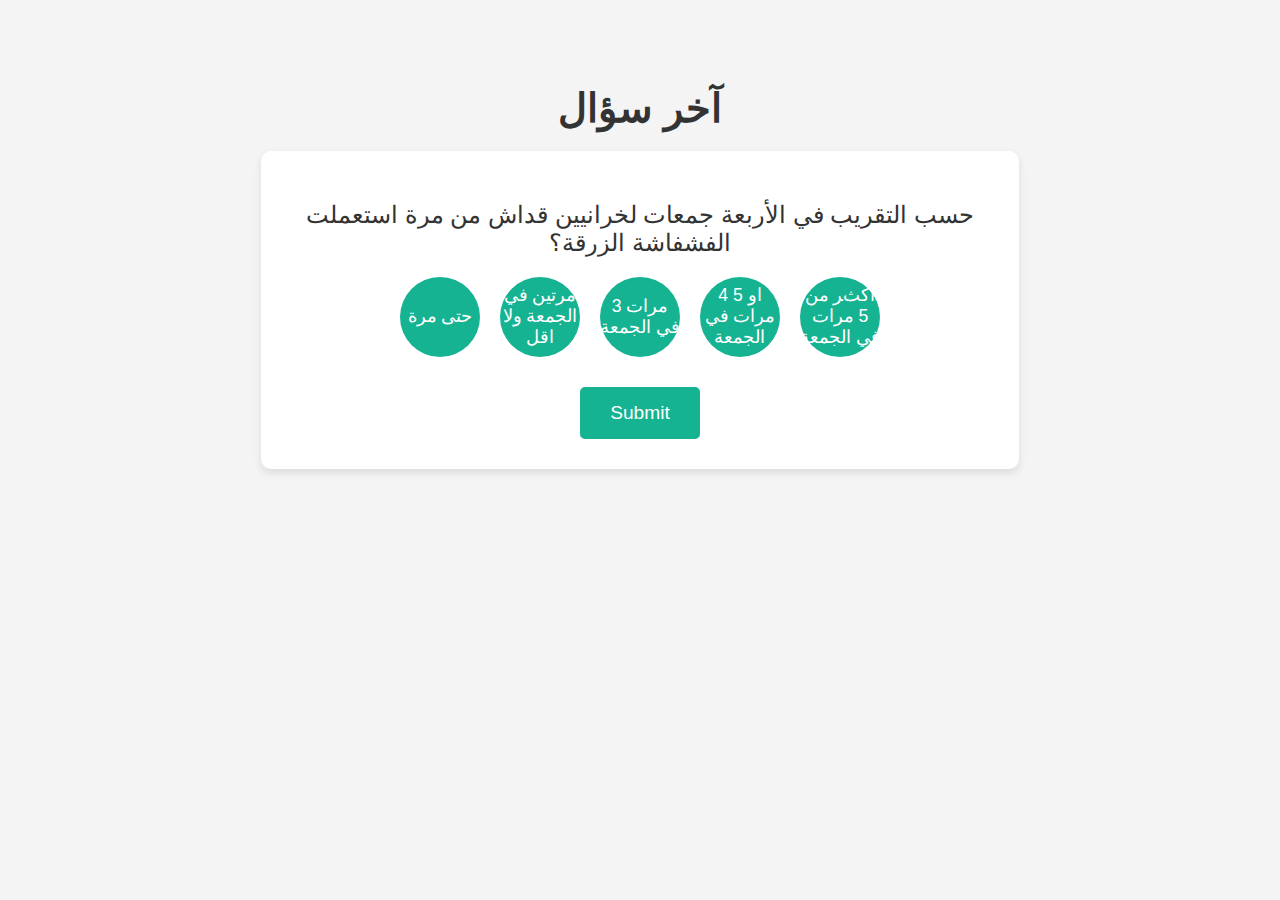
<file: health/الانتقال إلى الصفحة التالية.html>
<!DOCTYPE html>
<html lang="ar">
<head>
    <meta charset="UTF-8">
    <meta name="viewport" content="width=device-width, initial-scale=1.0">
    <title>Additional Question</title>
    <style>
        body {
            font-family: Arial, sans-serif;
            background-color: #f4f4f4;
            text-align: center;
            padding: 50px;
        }

        h1 {
            font-size: 2.5em;
            margin-bottom: 20px;
            color: #333;
        }

        .quiz-box {
            background-color: white;
            padding: 30px;
            border-radius: 10px;
            box-shadow: 0 4px 8px rgba(0, 0, 0, 0.1);
            width: 60%;
            margin: 0 auto;
        }

        .question {
            margin: 20px 0;
            font-size: 1.5em;
            color: #333;
        }

        .scale {
            display: flex;
            justify-content: center;
            gap: 20px;
            margin-bottom: 30px;
            flex-wrap: wrap;
        }

        .scale input[type="radio"] {
            display: none;
        }

        .scale label {
            width: 80px; /* Increased width for larger circles */
            height: 80px; /* Increased height for larger circles */
            border-radius: 50%;
            display: flex;
            justify-content: center;
            align-items: center;
            background-color: #15B392; /* Green background for unselected */
            color: white; /* White text */
            font-size: 1.1em; /* Increased font size for better readability */
            cursor: pointer;
            transition: background-color 0.3s ease;
        }

        .scale input[type="radio"]:checked + label {
            background-color: #0B7A5B; /* Darker green when selected */
        }

        .submit-btn {
            background-color: #15B392;
            color: white;
            border: none;
            padding: 15px 30px; /* Increased padding */
            font-size: 1.2em;
            cursor: pointer;
            border-radius: 5px;
            transition: background-color 0.3s ease;
        }

        .submit-btn:hover {
            background-color: #128e72;
        }
    </style>
</head>
<body>

    <h1>آخر سؤال</h1>

    <div class="quiz-box">
        <form id="additionalForm">
            <div class="question">حسب التقریب في الأربعة جمعات لخرانیین قداش من مرة استعملت الفشفاشة الزرقة؟</div>

            <div class="scale">
                <input type="radio" id="opt1" name="q2" value="1" required>
                <label for="opt1">حتى مرة</label>

                <input type="radio" id="opt2" name="q2" value="2">
                <label for="opt2">مرتين في الجمعة ولا اقل</label>

                <input type="radio" id="opt3" name="q2" value="3">
                <label for="opt3">3 مرات في الجمعة</label>

                <input type="radio" id="opt4" name="q2" value="4">
                <label for="opt4">4 او 5 مرات في الجمعة</label>

                <input type="radio" id="opt5" name="q2" value="5">
                <label for="opt5">أكثﺮ من 5 مرات في الجمعة</label>
            </div>

            <button type="submit" class="submit-btn">Submit</button>
        </form>
    </div>

    <script>
        document.getElementById('additionalForm').addEventListener('submit', function(event) {
            event.preventDefault(); // Prevent default form submission behavior

            // Get the selected value from the radio buttons
            const selectedValue = document.querySelector('input[name="q2"]:checked').value;

            // Redirect to the results page with the selected score as a URL parameter
            window.location.href = `عرض النتائج.html?score=${selectedValue}`;
        });
    </script>

</body>
</html>
</file>
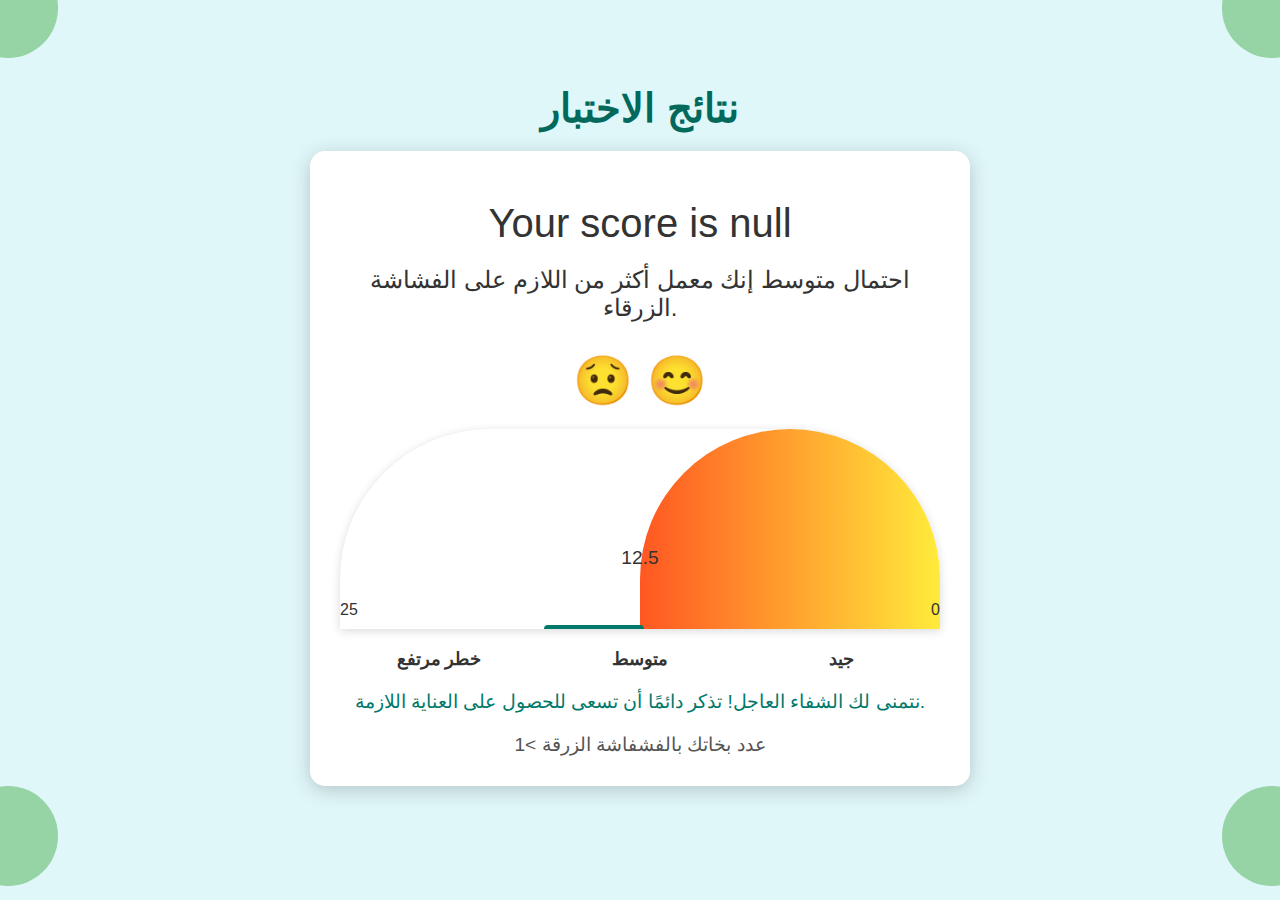
<file: health/عرض النتائج.html>
<!DOCTYPE html>
<html lang="ar">
<head>
    <meta charset="UTF-8">
    <meta name="viewport" content="width=device-width, initial-scale=1.0">
    <title>نتائج الاختبار</title>
    <style>
        body {
            font-family: Arial, sans-serif;
            background-color: #e0f7fa; /* Light cyan background */
            text-align: center;
            padding: 50px;
            position: relative;
            overflow: hidden;
        }

        h1 {
            font-size: 2.5em;
            margin-bottom: 20px;
            color: #00695c; /* Dark teal */
        }

        .result-box {
            background-color: white;
            padding: 30px;
            border-radius: 15px;
            box-shadow: 0 4px 20px rgba(0, 0, 0, 0.2);
            width: 80%;
            max-width: 600px;
            margin: 0 auto;
            position: relative;
            z-index: 2;
        }

        .gauge {
            position: relative;
            width: 100%;
            height: 200px; /* Taller gauge */
            margin: 20px auto;
            background-color: #ffffff;
            border-radius: 150px 150px 0 0;
            overflow: hidden;
            box-shadow: 0 2px 10px rgba(0, 0, 0, 0.15);
        }

        .gauge::before {
            content: '';
            position: absolute;
            width: 100%;
            height: 100%;
            background: linear-gradient(to right, #ff5722, #ffeb3b, #4caf50);
            border-radius: 150px 150px 0 0;
            transform-origin: bottom;
            animation: fill-animation 1s forwards;
        }

        @keyframes fill-animation {
            0% { transform: rotate(-90deg); }
            100% { transform: rotate(calc(180deg * var(--gauge-percentage))); }
        }

        .arrow {
            position: absolute;
            bottom: 0;
            left: 50%;
            width: 8px;
            height: 100px; /* Taller arrow */
            background-color: #00796b; /* Teal */
            transform-origin: bottom;
            transition: transform 0.5s ease;
            border-radius: 5px;
        }

        .score {
            font-size: 2.5em;
            margin: 20px 0;
            color: #333;
        }

        .feedback {
            font-size: 1.5em;
            color: #333;
            margin-bottom: 30px;
        }

        .emoji {
            font-size: 3em;
        }

        .scale-description {
            display: flex;
            justify-content: space-between;
            font-size: 1.1em;
            margin-top: 10px;
            color: #333;
        }

        .scale-description span {
            width: 33%;
            font-weight: bold;
        }

        .message {
            font-size: 1.2em;
            margin-top: 20px;
            color: #00796b;
        }

        .gauge-numbers {
            position: absolute;
            width: 100%;
            display: flex;
            justify-content: space-between;
            color: #333;
            bottom: 10px; /* Positioning at the bottom */
        }

        .gauge-numbers span:nth-child(1) {
            position: relative; /* For 25 */
            left: 0;
        }

        .gauge-numbers span:nth-child(3) {
            position: relative; /* For 0 */
            right: 0;
        }

        .gauge-number-center {
            position: absolute; /* For 12.5 */
            left: 50%;
            transform: translateX(-50%);
            bottom: 60px; /* Adjusted to position it under the emojis */
            font-size: 1.2em;
            color: #333;
        }

        .additional-info {
            font-size: 1.2em;
            color: #555;
            margin-top: 20px; /* Space above the text */
        }

        /* Decorative corners */
        .corner {
            position: absolute;
            width: 100px;
            height: 100px;
            background: rgba(76, 175, 80, 0.5);
            border-radius: 50%;
            z-index: 1;
        }

        .corner.top-left { top: -50px; left: -50px; }
        .corner.top-right { top: -50px; right: -50px; }
        .corner.bottom-left { bottom: -50px; left: -50px; }
        .corner.bottom-right { bottom: -50px; right: -50px; }
    </style>
</head>
<body>

    <h1>نتائج الاختبار</h1>

    <div class="result-box">
        <div class="score" href="score1"></div>
        <div class="feedback">احتمال متوسط إنك معمل أكثر من اللازم على الفشاشة الزرقاء.</div>
        
        <div class="emoji">
            <!-- Emoji reactions based on score -->
            <span>😟</span>
            <span style="display: none;">😐</span>
            <span style="display: none;">😊</span>
        </div>

        <div class="gauge" style="--gauge-percentage: 0.6;">
            <div class="arrow" id="arrow"></div>
            <div class="gauge-numbers">
                <span>25</span>
                <span>0</span>
            </div>
            <div class="gauge-number-center">12.5</div> <!-- Center number positioned here -->
        </div>

        <div class="scale-description">
            <span>خطر مرتفع</span>
            <span>متوسط</span>
            <span>جيد</span>
        </div>

        <div class="message">نتمنى لك الشفاء العاجل! تذكر دائمًا أن تسعى للحصول على العناية اللازمة.</div>
        
        <div class="additional-info">عدد بخاتك بالفشفاشة الزرقة >1</div> <!-- Added info -->
    </div>

    <!-- Decorative corners -->
    <div class="corner top-left"></div>
    <div class="corner top-right"></div>
    <div class="corner bottom-left"></div>
    <div class="corner bottom-right"></div>

    <script>
        // Set the score here
        let score = 15  ; // Change this to the actual score from the quiz
        const maxScore = 25; // Maximum score
        const arrow = document.getElementById('arrow');
        const queryString = window.location.search;

// Create a URLSearchParams object
    const urlParams = new URLSearchParams(queryString);

// Get the value of 'name' and 'age' parameters
        score = urlParams.get('score');
        const emojiSpans = document.querySelectorAll('.emoji span');

        // Calculate the percentage for the gauge based on the score
        const percentage = score / maxScore; // Value between 0 and 1
        document.querySelector('.gauge').style.setProperty('--gauge-percentage', percentage);

        // Calculate the angle for the arrow based on the score
        const angle = (percentage * 180) - 90; // Scale from -90 to 90 degrees

        // Set the transform for the arrow
        arrow.style.transform = `rotate(${angle}deg)`;

        const scoreDiv = document.querySelector('.score');

// Add text inside the div
        scoreDiv.innerText = "Your score is " + score;  // Or
        // Show the appropriate emoji based on the score
        if (score > 18) {
            emojiSpans[0].style.display = 'inline'; // 😟
        } else if (score > 11) {
            emojiSpans[1].style.display = 'inline'; // 😐
        } else {
            emojiSpans[2].style.display = 'inline'; // 😊
        }
    </script>

</body>
</html>
</file>
<file: health/style.css>
@import url('https://fonts.googleapis.com/css2?family=Cairo:wght@200;300;400;500;600;700;800;900&family=Poppins:wght@300;400;500;600;700;800&display=swap');

:root{
    --color-primary: #0f8d40;
    --color-danger: #369d95;
    --color-success: #41f1b6;
    --color-warning: #556cff;
    --color-white: #fff;
    --color-info: #7d8da1;
    --color-dark: #363949;
    --color-light: rgba(132, 139, 200, 0.18);
    --color-dark-varient: #677483;
    --color-background: #f6f6f9;
    
    --card-border-radius: 2rem;
    --border-radius-1: 0.4rem;
    --border-radius-2: 1.2rem;

    --card-padding: 1.8rem;
    --box-shadow: 0 2rem 3rem var(--color-light)    
}

.dark-theme{
    --color-background: #181a1e;
    --color-white: #202528;
    --color-dark: #edeffd;
    --color-dark-varient: #16ab6d;
    --color-light: rgba(0,0,0,0.4);
    --box-shadow: 0 2rem 3rem var(--color-light)
}


*{
    margin:0;
    padding: 0;
    text-decoration: none;
    list-style: none;
    box-sizing: border-box;
}

html{
    font-size: 14px;
    scroll-behavior: smooth;
}
body{
    font-family: 'Poppins', sans-serif;
    font-size: .88rem;
    background: var(--color-background);
    user-select: none;
    overflow-x: hidden;
    color: var(--color-dark);
}
*{
    color: var(--color-dark);
}
img{
    display: block;
    width: 100%;
}
h1{
    font-weight: 800;
    font-size: 1.8rem;
}
h2{font-size: 1.4rem;}
h3{font-size: .87rem;}
h4{font-size: .8rem;}
h5{font-size: .77rem;}
small{font-size: .75rem;}

.text-muted{color: var(--color-info);}
p{color: var(--color-dark-varient);}
b{color: var(--color-dark);}

.primary{color: var(--color-primary);}
.danger{color: var(--color-danger);}
.success{color: var(--color-success)}
.warning{color: var(--color-warning);}

.container{
    position: relative;
    display: grid;
    width: 93%;
    margin: 0 3rem;
    gap: 1.8rem;
    grid-template-columns: 14rem auto 23rem;
    padding-top: 4rem;
}
header h3{font-weight: 500;} 
header{
    position: fixed;
    width: 100vw;
    z-index: 1000;
    background-color: var(--color-background);
}
header.active{box-shadow: var(--box-shadow);}
header .logo{
    display: flex;
    gap: .8rem;
    margin-right: auto;
}
header .logo img{
    width: 2rem;
    height: 2rem;
}

header,
header .navbar{
    display: flex;
    align-items: center;
    justify-content: flex-end;
    padding: 0 3rem;
    color: var(--color-info);
}
header .navbar a{
    display: flex;
    margin-left: 2rem;
    gap: 1rem;
    align-items: center;
    justify-content: space-between;
    position: relative;
    height: 3.7rem;
    transition: all 300ms ease;
    padding: 0 2rem;
}
header .navbar a:hover {
    padding-top: 1.5rem;
}
header .navbar a.active{
    background: var(--color-light);
    color: var(--color-primary);
}
header .navbar a.active::before{
    content: "";
    background-color: var(--color-primary);
    position: absolute;
    height: 5px;
    width: 100%;
    left: 0;top: 0;
}
header #profile-btn{
    display: none;
    font-size: 2rem;
    margin: .5rem 2rem 0 0;
    cursor: pointer;
}
header .theme-toggler{
    background: var(--color-light);
    display: flex;
    justify-content: space-between;
    align-items: center;
    height: 1.6rem;
    width: 4.2rem;
    cursor: pointer;
    border-radius: var(--border-radius-1);
    margin-right: 2rem;
}
header .theme-toggler span{
    font-size: 1.2rem;
    width: 50%;
    height: 100%;
    display: flex;
    align-items: center;
    justify-content: center;
}
header .theme-toggler span.active{
    background-color: var(--color-primary);
    color: white;
    border-radius: var(--border-radius-1);
}

/* Profile section  */
aside .profile{
    margin-top: 2rem;
    width: 13rem;
    position: fixed;
}
aside .profile .top{
    display: flex;
    align-items: center;
    gap: 1rem;
    border-bottom: 1px solid var(--color-light);
    padding-bottom: 1rem;
}
aside .profile .top:hover .profile-photo{
    scale: 1.05;
}
aside .profile .top .profile-photo{
    width: 6rem;
    height: 6rem;
    border-radius: 50%;
    overflow: hidden;
    border: 5px solid var(--color-light);
    transition: all 400ms ease;
}
aside .profile .about p{
    padding-bottom: 1rem;
}
aside .profile .about{
    margin-top: 1rem;
}

/* Home Section  */
main{
    position: relative;
    margin-top: 1.4rem;
}
main .subjects{
    display: grid;
    grid-template-columns: repeat(5, 1fr);
    gap: 1.6rem;
}

main .subjects > div{
    background-color: var(--color-white);
    padding: var(--card-padding);
    border-radius: var(--card-border-radius);
    margin-top: 1rem;
    box-shadow: var(--box-shadow);
    transition: all 300ms ease;
}
main .subjects > div:hover{
    box-shadow: none;
}
main .subjects > div span{
    background-color: var(--color-primary);
    padding: .5rem;
    border-radius: 50%;
    color: var(--color-white);
    font-size: 1.5rem;
}
main .subjects > div.mth span,main .subjects > div.cg span{background: var(--color-danger);}
main .subjects > div.cs span{background: var(--color-success);}

main .subjects h3{
    margin: 1rem 0 0.6rem;
    font-size: 1rem;
}
main .subjects .progress{
    position: relative;
    width: 89px;
    height: 89px;
    border-radius: 50%;
    margin: auto;
}
main .subjects svg circle{
    fill: none;
    stroke: var(--color-primary);
    stroke-width: 8;
    stroke-linecap: round;
    transform: translate(5px, 5px);
    stroke-dasharray: 110;
    stroke-dashoffset: 92;
}
main .subjects .eg svg circle{
    stroke-dashoffset: 25;
    stroke-dasharray: 210;
}
main .subjects .mth svg circle{
    stroke-dashoffset: 7;
    stroke-dasharray: 210;
}
main .subjects .cs svg circle{
    stroke-dashoffset: 35;
    stroke-dasharray: 210;
}
main .subjects .cg svg circle{
    stroke-dashoffset: 0;
    stroke-dasharray: 210;
}
main .subjects .net svg circle{
    stroke-dashoffset: 5;
    stroke-dasharray: 210;
}
main .subjects .progress .number{
    position: absolute;
    top: 0;left: 0;
    height: 100%;
    width: 100%;
    display: flex;
    justify-content: center;
    align-items: center;
}
main .subjects small{
    margin-top: 1rem;
    display: block;
}
main .timetable{
    margin-top: 2rem;
}
main .timetable h2{
    margin-bottom: .8rem;
}
main .timetable table{
    background-color: var(--color-white);
    width: 100%;
    border-radius: var(--card-border-radius);
    padding: var(--card-padding);
    text-align: center;
    box-shadow: var(--box-shadow);
    transition: all 300ms ease;
}
main .timetable span{display: none;}
main .timetable table:hover{box-shadow: none;}
main table tbody td{
    height: 2.8rem;
    border-bottom: 1px solid var(--color-light);
    color: var(--color-dark-varient);
}
main table tbody tr:last-child td{border: none;}

main .timetable.active{
    width: 100%;
    height: 100vh;
    position: fixed;
    top: 0;left: 0;
    display: flex;
    flex-direction: column;
    align-items: center;
    justify-content: center;
}
main .timetable.active h2{
    color: var(--color-dark);
}
main .timetable.active table{
    width: 90%;
    max-width: 1000px;
    position: relative;
}
main .timetable.active span{
    display: block;
    font-size: 2rem;
    color: var(--color-dark);
    cursor: pointer;
}
.timetable div{
    position: relative;
    width: 50%;
    display: flex;
    align-items: center;
    justify-content: space-between;
}
main .timetable.active .closeBtn{
    position: absolute;
    top: 5%;right: 5%;
}


/* Right  */
.right{margin-top: 2.2rem;padding-left: 1.5rem;}

.right .announcements h2{margin-bottom: .8rem;}
.right .announcements .updates{
    background-color: var(--color-white);
    padding: var(--card-padding);
    border-radius: var(--card-border-radius);
    box-shadow: var(--box-shadow);
    transition: all 300ms ease;
}
.right .announcements .updates:hover{box-shadow: none;}
.right .announcements .updates .message{
    gap: 1rem;
    line-height: 1.5;
    padding: .5rem 0;
}

/* Teachers on leave  */
.right .leaves{margin-top: 2rem;}
.right .leaves h2{margin-bottom: .8rem;}
.right .leaves .teacher{
    background: var(--color-white);
    display: flex;
    align-items: center;
    gap: 1rem;
    margin-bottom: .7rem;
    padding: 1.4rem var(--card-padding);
    border-radius: var(--border-radius-2);
    transition: all 300ms ease;
    box-shadow: var(--box-shadow);
}
.right .profile-photo{
    width: 2.5rem;
    height: 2.5rem;
    border-radius: 50%;
    overflow: hidden;
}
.right .leaves .teacher:hover{box-shadow: none;}
.chat-button {
    right: 90px; /* Position for chat button */
    background-color: rgb(0, 255, 242); /* Different color for differentiation */
}
#bp-webchat .bp-welcome-bar,
#bp-webchat .bp-chat-bar {
    display: none !important; /* Hides the swiping bar (if it's part of the welcome/chat bar) */
}
</file>
